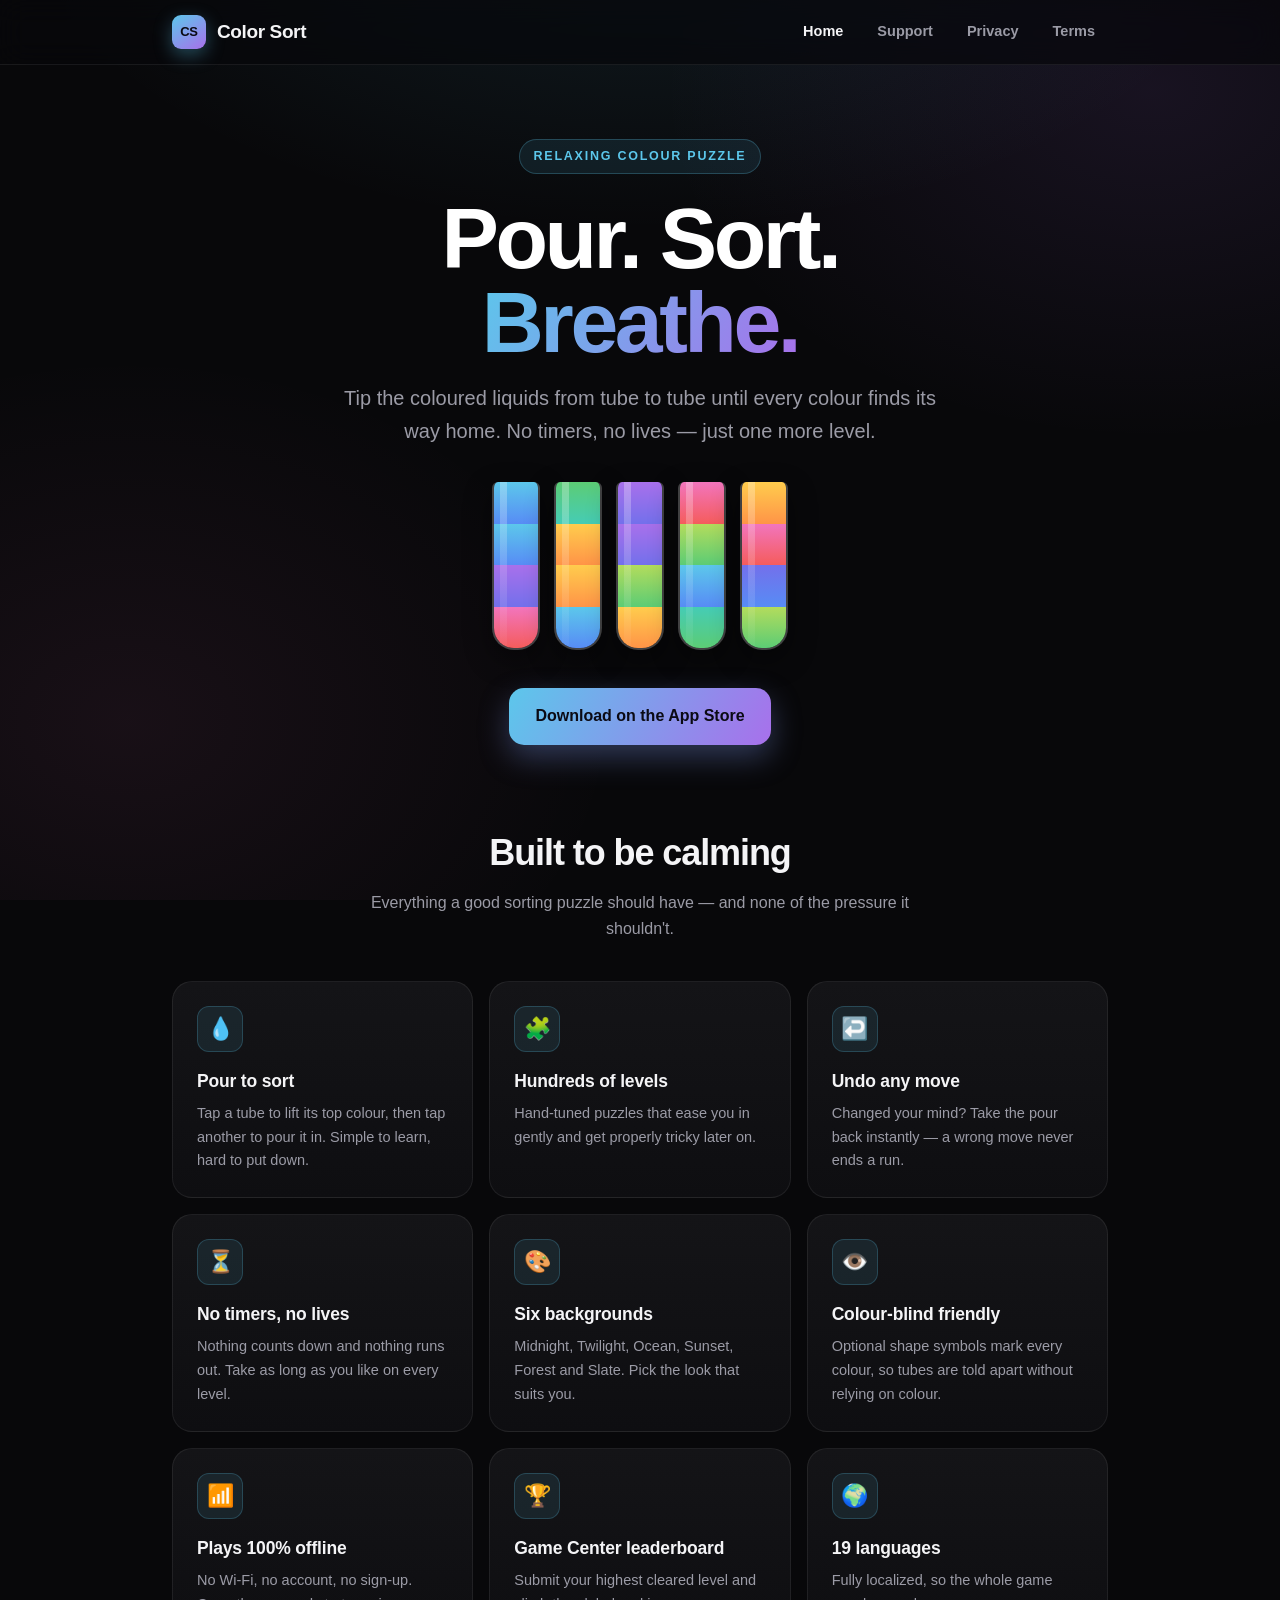
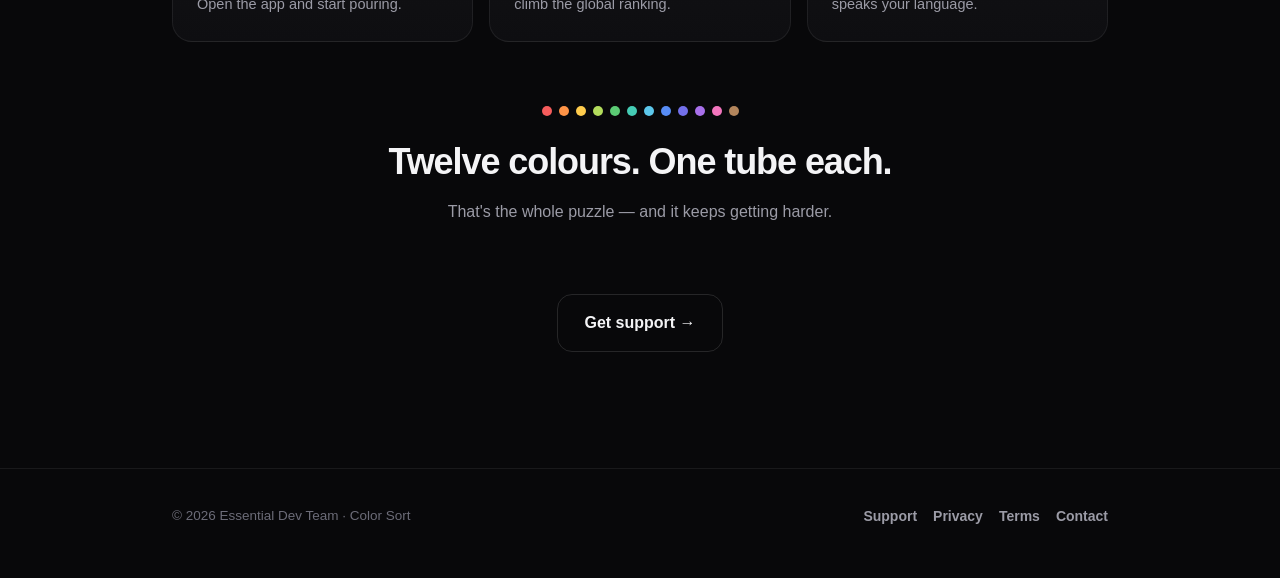
<file: index.html>
<!DOCTYPE html>
<html lang="en">
<head>
<meta charset="UTF-8">
<meta name="viewport" content="width=device-width, initial-scale=1.0">
<title>Color Sort — a relaxing colour pouring puzzle</title>
<meta name="description" content="Pour the coloured liquids from tube to tube until every colour finds its way home. Hundreds of levels, no timers, colour-blind friendly, 19 languages, plays offline.">
<meta name="theme-color" content="#08080a">
<meta property="og:title" content="Color Sort — a relaxing colour pouring puzzle">
<meta property="og:description" content="Pour the coloured liquids from tube to tube until every colour finds its way home. Hundreds of levels, no timers, colour-blind friendly, 19 languages, plays offline.">
<meta property="og:type" content="website">
<link rel="stylesheet" href="style.css">
</head>
<body>
<nav class="nav"><div class="wrap">
  <a class="brand" href="index.html"><span class="glyph">CS</span> Color Sort</a>
  <div class="nav-links"><a href="index.html" class="active">Home</a><a href="support.html">Support</a><a href="privacy.html">Privacy</a><a href="terms.html">Terms</a></div>
</div></nav>
<header class="hero"><div class="wrap">
  <span class="eyebrow">Relaxing Colour Puzzle</span>
  <h1>Pour. Sort.<br><span class="num">Breathe.</span></h1>
  <p class="tag">Tip the coloured liquids from tube to tube until every colour finds its way home. No timers, no lives — just one more level.</p>
  <div class="tubes" aria-hidden="true">
    <div class="tube"><i style="background:linear-gradient(var(--cyan),var(--blue))"></i><i style="background:linear-gradient(var(--cyan),var(--blue))"></i><i style="background:linear-gradient(var(--purple),var(--indigo))"></i><i style="background:linear-gradient(var(--pink),var(--red))"></i></div>
    <div class="tube"><i style="background:linear-gradient(var(--green2),var(--teal))"></i><i style="background:linear-gradient(var(--amber),var(--orange2))"></i><i style="background:linear-gradient(var(--amber),var(--orange2))"></i><i style="background:linear-gradient(var(--cyan),var(--blue))"></i></div>
    <div class="tube"><i style="background:linear-gradient(var(--purple),var(--indigo))"></i><i style="background:linear-gradient(var(--purple),var(--indigo))"></i><i style="background:linear-gradient(var(--lime),var(--green2))"></i><i style="background:linear-gradient(var(--amber),var(--orange2))"></i></div>
    <div class="tube"><i style="background:linear-gradient(var(--pink),var(--red))"></i><i style="background:linear-gradient(var(--lime),var(--green2))"></i><i style="background:linear-gradient(var(--cyan),var(--blue))"></i><i style="background:linear-gradient(var(--teal),var(--green2))"></i></div>
    <div class="tube"><i style="background:linear-gradient(var(--amber),var(--orange2))"></i><i style="background:linear-gradient(var(--pink),var(--red))"></i><i style="background:linear-gradient(var(--indigo),var(--blue))"></i><i style="background:linear-gradient(var(--lime),var(--green2))"></i></div>
  </div>

  <div><a class="cta" href="https://apps.apple.com/app/id6782551222">Download on the App Store</a></div>
</div></header>

<main>
<section class="section"><div class="wrap">
  <h2>Built to be calming</h2>
  <p class="sub">Everything a good sorting puzzle should have — and none of the pressure it shouldn't.</p>
  <div class="grid"><div class="feat"><div class="ic">💧</div><h3>Pour to sort</h3><p>Tap a tube to lift its top colour, then tap another to pour it in. Simple to learn, hard to put down.</p></div><div class="feat"><div class="ic">🧩</div><h3>Hundreds of levels</h3><p>Hand-tuned puzzles that ease you in gently and get properly tricky later on.</p></div><div class="feat"><div class="ic">↩️</div><h3>Undo any move</h3><p>Changed your mind? Take the pour back instantly — a wrong move never ends a run.</p></div><div class="feat"><div class="ic">⏳</div><h3>No timers, no lives</h3><p>Nothing counts down and nothing runs out. Take as long as you like on every level.</p></div><div class="feat"><div class="ic">🎨</div><h3>Six backgrounds</h3><p>Midnight, Twilight, Ocean, Sunset, Forest and Slate. Pick the look that suits you.</p></div><div class="feat"><div class="ic">👁️</div><h3>Colour-blind friendly</h3><p>Optional shape symbols mark every colour, so tubes are told apart without relying on colour.</p></div><div class="feat"><div class="ic">📶</div><h3>Plays 100% offline</h3><p>No Wi-Fi, no account, no sign-up. Open the app and start pouring.</p></div><div class="feat"><div class="ic">🏆</div><h3>Game Center leaderboard</h3><p>Submit your highest cleared level and climb the global ranking.</p></div><div class="feat"><div class="ic">🌍</div><h3>19 languages</h3><p>Fully localized, so the whole game speaks your language.</p></div></div>
</div></section>

<section class="section" style="padding-top:8px"><div class="wrap" style="text-align:center">
  <div class="swatches"><span style="background:var(--red)"></span><span style="background:var(--orange2)"></span><span style="background:var(--amber)"></span><span style="background:var(--lime)"></span><span style="background:var(--green2)"></span><span style="background:var(--teal)"></span><span style="background:var(--cyan)"></span><span style="background:var(--blue)"></span><span style="background:var(--indigo)"></span><span style="background:var(--purple)"></span><span style="background:var(--pink)"></span><span style="background:var(--brown)"></span></div>
  <h2>Twelve colours. One tube each.</h2>
  <p class="sub">That's the whole puzzle — and it keeps getting harder.</p>
  <a class="cta ghost" href="support.html">Get support →</a>
</div></section>
</main>

<footer class="footer"><div class="wrap">
  <div class="copy">&copy; 2026 Essential Dev Team &middot; Color Sort</div>
  <div class="fl">
    <a href="support.html">Support</a>
    <a href="privacy.html">Privacy</a>
    <a href="terms.html">Terms</a>
    <a href="mailto:essentialdevteam@gmail.com">Contact</a>
  </div>
</div></footer>
</body>
</html>
</file>
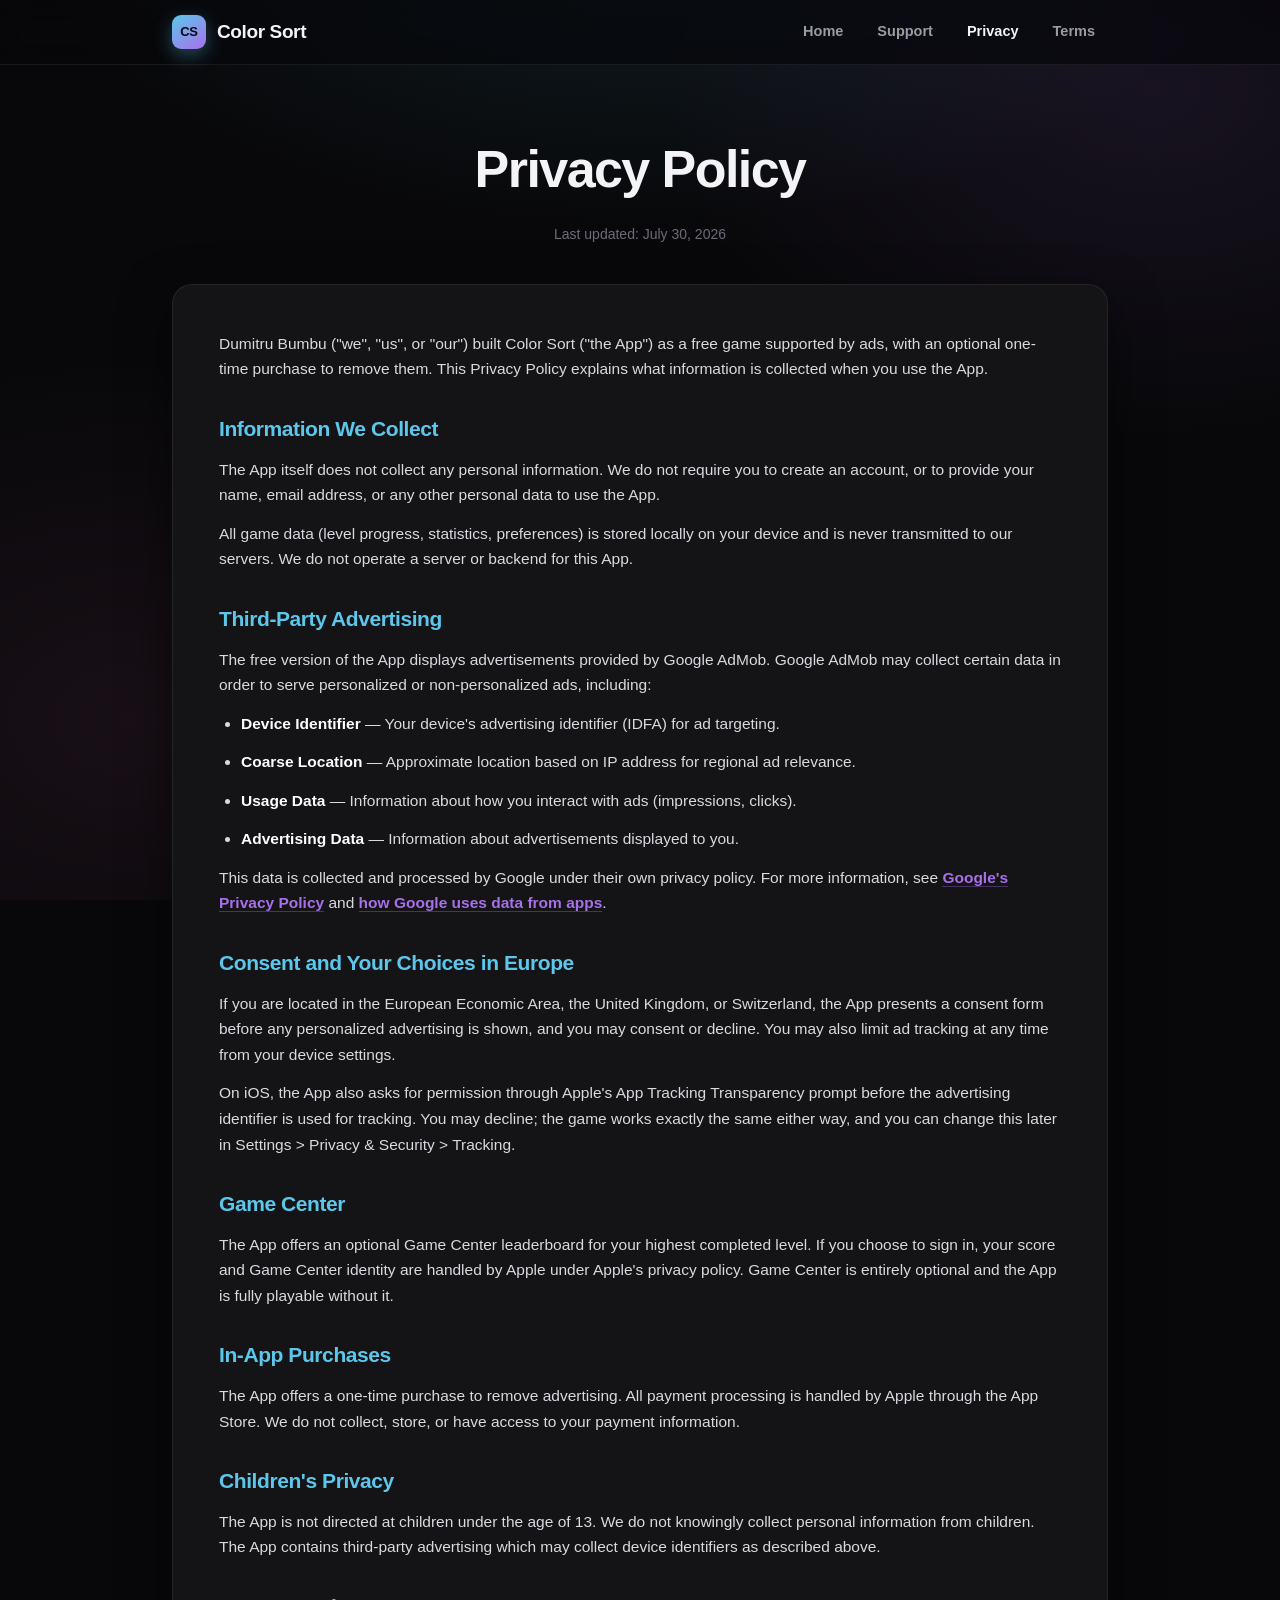
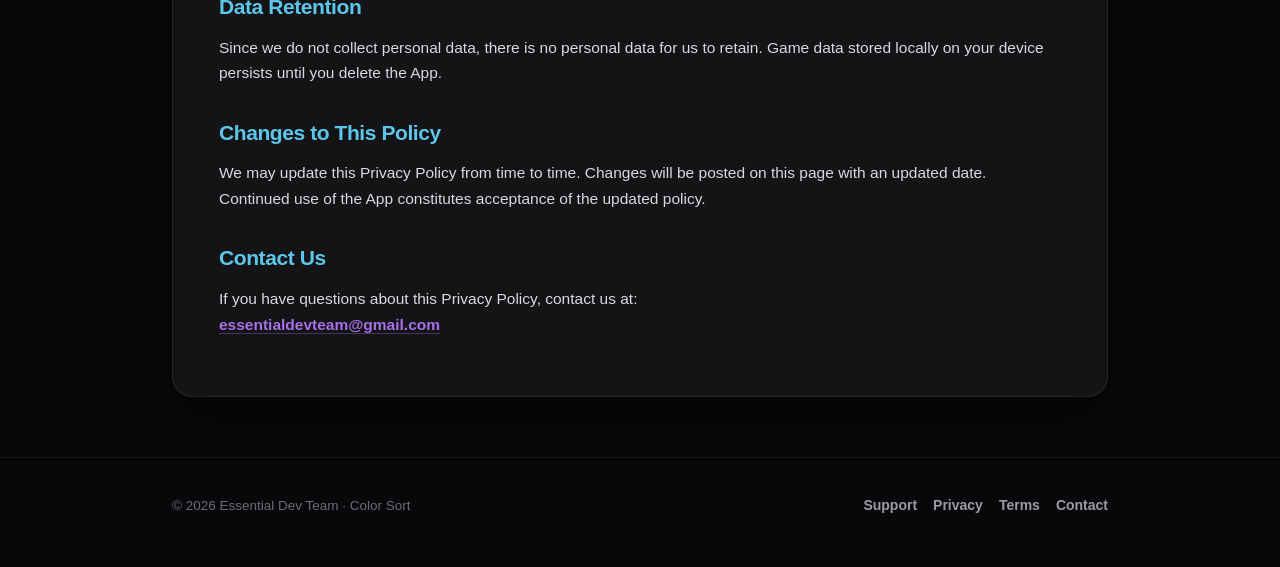
<file: privacy.html>
<!DOCTYPE html>
<html lang="en">
<head>
<meta charset="UTF-8">
<meta name="viewport" content="width=device-width, initial-scale=1.0">
<title>Privacy Policy — Color Sort</title>
<meta name="description" content="How Color Sort handles your data.">
<meta name="theme-color" content="#08080a">
<meta property="og:title" content="Privacy Policy — Color Sort">
<meta property="og:description" content="How Color Sort handles your data.">
<meta property="og:type" content="website">
<link rel="stylesheet" href="style.css">
</head>
<body>
<nav class="nav"><div class="wrap">
  <a class="brand" href="index.html"><span class="glyph">CS</span> Color Sort</a>
  <div class="nav-links"><a href="index.html">Home</a><a href="support.html">Support</a><a href="privacy.html" class="active">Privacy</a><a href="terms.html">Terms</a></div>
</div></nav>
<header class="page-head"><div class="wrap">
  <h1>Privacy Policy</h1>
  <div class="meta">Last updated: July 30, 2026</div>
</div></header>
<main><div class="wrap"><div class="article">
<p>Dumitru Bumbu ("we", "us", or "our") built Color Sort ("the App") as a free game supported by ads, with an optional one-time purchase to remove them. This Privacy Policy explains what information is collected when you use the App.</p>

        <h2>Information We Collect</h2>
        <p>The App itself does not collect any personal information. We do not require you to create an account, or to provide your name, email address, or any other personal data to use the App.</p>
        <p>All game data (level progress, statistics, preferences) is stored locally on your device and is never transmitted to our servers. We do not operate a server or backend for this App.</p>

        <h2>Third-Party Advertising</h2>
        <p>The free version of the App displays advertisements provided by Google AdMob. Google AdMob may collect certain data in order to serve personalized or non-personalized ads, including:</p>
        <ul>
            <li><strong>Device Identifier</strong> — Your device's advertising identifier (IDFA) for ad targeting.</li>
            <li><strong>Coarse Location</strong> — Approximate location based on IP address for regional ad relevance.</li>
            <li><strong>Usage Data</strong> — Information about how you interact with ads (impressions, clicks).</li>
            <li><strong>Advertising Data</strong> — Information about advertisements displayed to you.</li>
        </ul>
        <p>This data is collected and processed by Google under their own privacy policy. For more information, see <a href="https://policies.google.com/privacy" target="_blank" rel="noopener">Google's Privacy Policy</a> and <a href="https://support.google.com/admob/answer/6128543" target="_blank" rel="noopener">how Google uses data from apps</a>.</p>

        <h2>Consent and Your Choices in Europe</h2>
        <p>If you are located in the European Economic Area, the United Kingdom, or Switzerland, the App presents a consent form before any personalized advertising is shown, and you may consent or decline. You may also limit ad tracking at any time from your device settings.</p>
        <p>On iOS, the App also asks for permission through Apple's App Tracking Transparency prompt before the advertising identifier is used for tracking. You may decline; the game works exactly the same either way, and you can change this later in Settings &gt; Privacy &amp; Security &gt; Tracking.</p>

        <h2>Game Center</h2>
        <p>The App offers an optional Game Center leaderboard for your highest completed level. If you choose to sign in, your score and Game Center identity are handled by Apple under Apple's privacy policy. Game Center is entirely optional and the App is fully playable without it.</p>

        <h2>In-App Purchases</h2>
        <p>The App offers a one-time purchase to remove advertising. All payment processing is handled by Apple through the App Store. We do not collect, store, or have access to your payment information.</p>

        <h2>Children's Privacy</h2>
        <p>The App is not directed at children under the age of 13. We do not knowingly collect personal information from children. The App contains third-party advertising which may collect device identifiers as described above.</p>

        <h2>Data Retention</h2>
        <p>Since we do not collect personal data, there is no personal data for us to retain. Game data stored locally on your device persists until you delete the App.</p>

        <h2>Changes to This Policy</h2>
        <p>We may update this Privacy Policy from time to time. Changes will be posted on this page with an updated date. Continued use of the App constitutes acceptance of the updated policy.</p>

        <h2>Contact Us</h2>
        <p>If you have questions about this Privacy Policy, contact us at:<br>
        <a href="mailto:essentialdevteam@gmail.com">essentialdevteam@gmail.com</a></p>
</div></div></main>

<footer class="footer"><div class="wrap">
  <div class="copy">&copy; 2026 Essential Dev Team &middot; Color Sort</div>
  <div class="fl">
    <a href="support.html">Support</a>
    <a href="privacy.html">Privacy</a>
    <a href="terms.html">Terms</a>
    <a href="mailto:essentialdevteam@gmail.com">Contact</a>
  </div>
</div></footer>
</body>
</html>
</file>
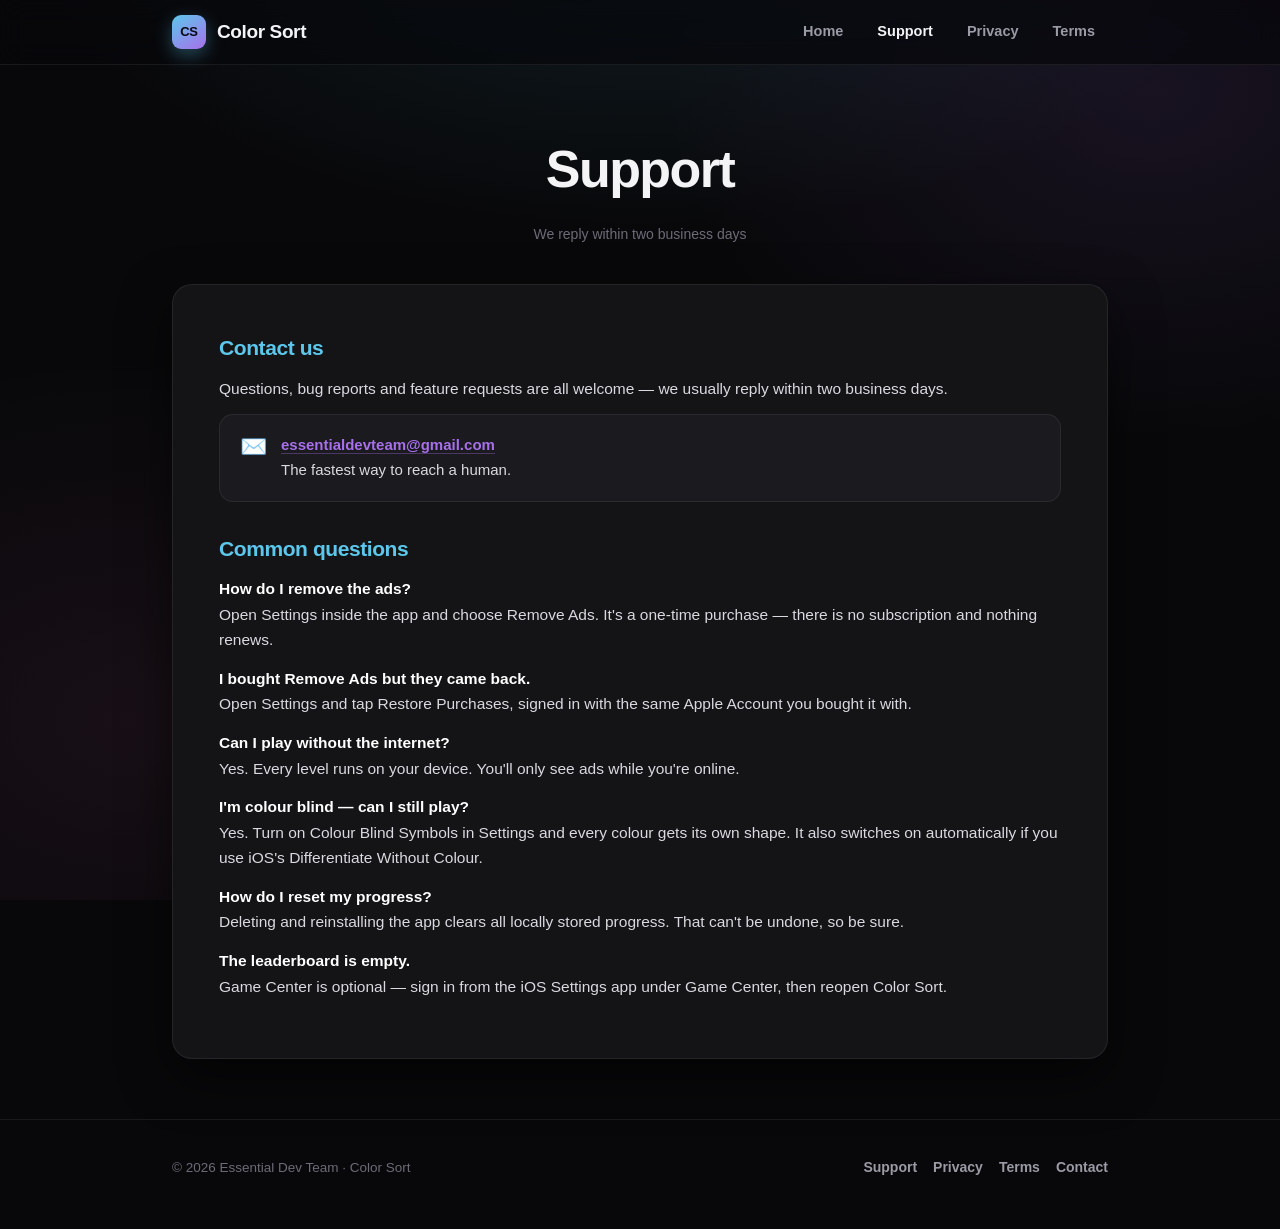
<file: support.html>
<!DOCTYPE html>
<html lang="en">
<head>
<meta charset="UTF-8">
<meta name="viewport" content="width=device-width, initial-scale=1.0">
<title>Support — Color Sort</title>
<meta name="description" content="Help and contact for Color Sort.">
<meta name="theme-color" content="#08080a">
<meta property="og:title" content="Support — Color Sort">
<meta property="og:description" content="Help and contact for Color Sort.">
<meta property="og:type" content="website">
<link rel="stylesheet" href="style.css">
</head>
<body>
<nav class="nav"><div class="wrap">
  <a class="brand" href="index.html"><span class="glyph">CS</span> Color Sort</a>
  <div class="nav-links"><a href="index.html">Home</a><a href="support.html" class="active">Support</a><a href="privacy.html">Privacy</a><a href="terms.html">Terms</a></div>
</div></nav>
<header class="page-head"><div class="wrap">
  <h1>Support</h1>
  <div class="meta">We reply within two business days</div>
</div></header>
<main><div class="wrap"><div class="article">
  <h2>Contact us</h2>
  <p>Questions, bug reports and feature requests are all welcome — we usually reply within two business days.</p>
  <div class="callout"><div class="ic">✉️</div><p><strong><a href="mailto:essentialdevteam@gmail.com">essentialdevteam@gmail.com</a></strong><br>The fastest way to reach a human.</p></div>

  <h2>Common questions</h2>
  <p><strong>How do I remove the ads?</strong><br>Open Settings inside the app and choose Remove Ads. It's a one-time purchase — there is no subscription and nothing renews.</p>
  <p><strong>I bought Remove Ads but they came back.</strong><br>Open Settings and tap Restore Purchases, signed in with the same Apple Account you bought it with.</p>
  <p><strong>Can I play without the internet?</strong><br>Yes. Every level runs on your device. You'll only see ads while you're online.</p>
  <p><strong>I'm colour blind — can I still play?</strong><br>Yes. Turn on Colour Blind Symbols in Settings and every colour gets its own shape. It also switches on automatically if you use iOS's Differentiate Without Colour.</p>
  <p><strong>How do I reset my progress?</strong><br>Deleting and reinstalling the app clears all locally stored progress. That can't be undone, so be sure.</p>
  <p><strong>The leaderboard is empty.</strong><br>Game Center is optional — sign in from the iOS Settings app under Game Center, then reopen Color Sort.</p>

</div></div></main>

<footer class="footer"><div class="wrap">
  <div class="copy">&copy; 2026 Essential Dev Team &middot; Color Sort</div>
  <div class="fl">
    <a href="support.html">Support</a>
    <a href="privacy.html">Privacy</a>
    <a href="terms.html">Terms</a>
    <a href="mailto:essentialdevteam@gmail.com">Contact</a>
  </div>
</div></footer>
</body>
</html>
</file>
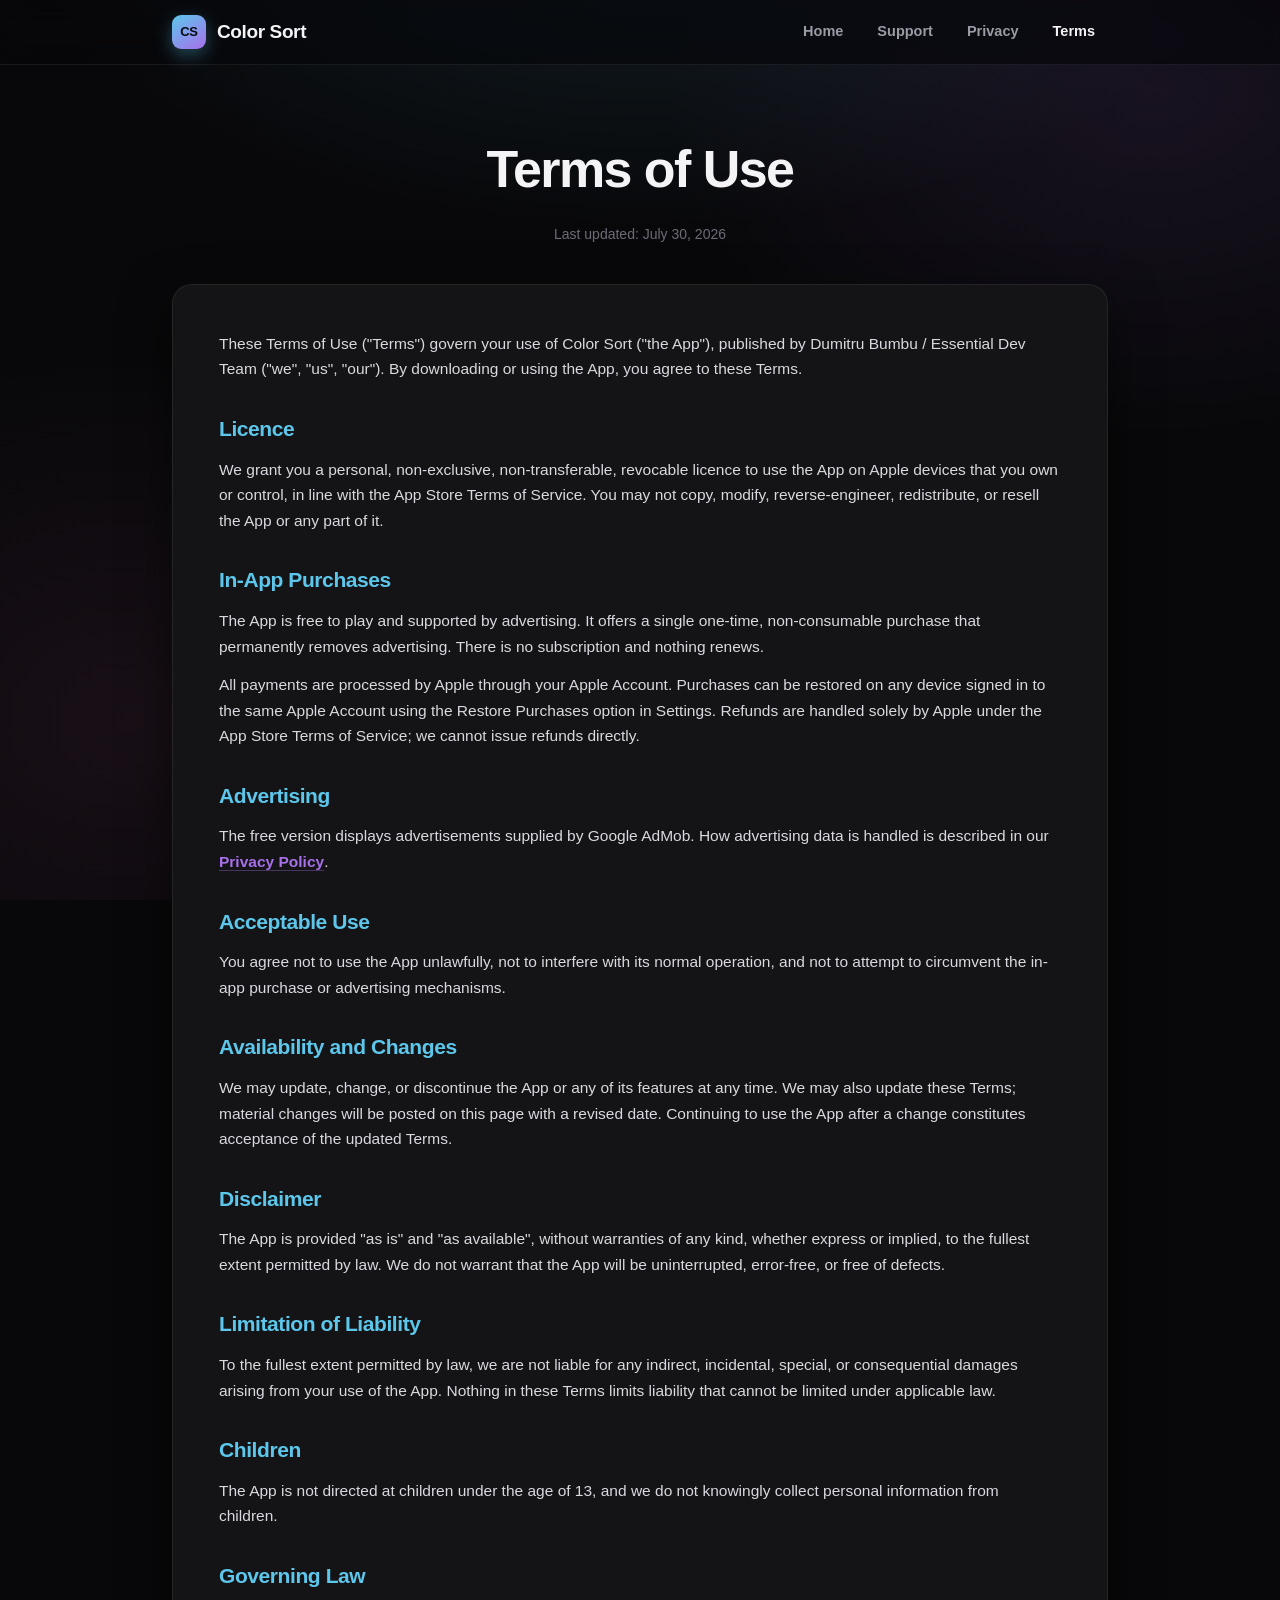
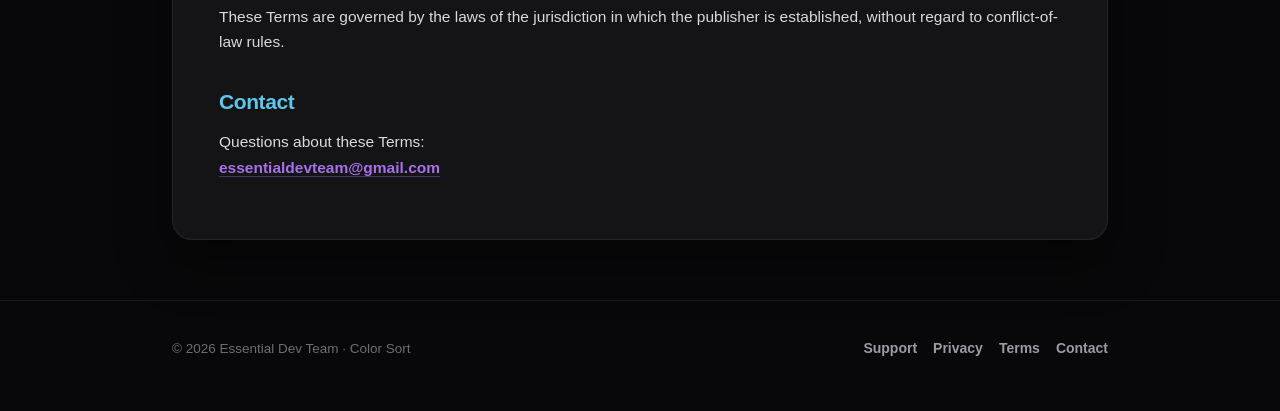
<file: terms.html>
<!DOCTYPE html>
<html lang="en">
<head>
<meta charset="UTF-8">
<meta name="viewport" content="width=device-width, initial-scale=1.0">
<title>Terms of Use — Color Sort</title>
<meta name="description" content="The terms that apply when you use Color Sort.">
<meta name="theme-color" content="#08080a">
<meta property="og:title" content="Terms of Use — Color Sort">
<meta property="og:description" content="The terms that apply when you use Color Sort.">
<meta property="og:type" content="website">
<link rel="stylesheet" href="style.css">
</head>
<body>
<nav class="nav"><div class="wrap">
  <a class="brand" href="index.html"><span class="glyph">CS</span> Color Sort</a>
  <div class="nav-links"><a href="index.html">Home</a><a href="support.html">Support</a><a href="privacy.html">Privacy</a><a href="terms.html" class="active">Terms</a></div>
</div></nav>
<header class="page-head"><div class="wrap">
  <h1>Terms of Use</h1>
  <div class="meta">Last updated: July 30, 2026</div>
</div></header>
<main><div class="wrap"><div class="article">
<p>These Terms of Use ("Terms") govern your use of Color Sort ("the App"), published by Dumitru Bumbu / Essential Dev Team ("we", "us", "our"). By downloading or using the App, you agree to these Terms.</p>

        <h2>Licence</h2>
        <p>We grant you a personal, non-exclusive, non-transferable, revocable licence to use the App on Apple devices that you own or control, in line with the App Store Terms of Service. You may not copy, modify, reverse-engineer, redistribute, or resell the App or any part of it.</p>

        <h2>In-App Purchases</h2>
        <p>The App is free to play and supported by advertising. It offers a single one-time, non-consumable purchase that permanently removes advertising. There is no subscription and nothing renews.</p>
        <p>All payments are processed by Apple through your Apple Account. Purchases can be restored on any device signed in to the same Apple Account using the Restore Purchases option in Settings. Refunds are handled solely by Apple under the App Store Terms of Service; we cannot issue refunds directly.</p>

        <h2>Advertising</h2>
        <p>The free version displays advertisements supplied by Google AdMob. How advertising data is handled is described in our <a href="privacy.html">Privacy Policy</a>.</p>

        <h2>Acceptable Use</h2>
        <p>You agree not to use the App unlawfully, not to interfere with its normal operation, and not to attempt to circumvent the in-app purchase or advertising mechanisms.</p>

        <h2>Availability and Changes</h2>
        <p>We may update, change, or discontinue the App or any of its features at any time. We may also update these Terms; material changes will be posted on this page with a revised date. Continuing to use the App after a change constitutes acceptance of the updated Terms.</p>

        <h2>Disclaimer</h2>
        <p>The App is provided "as is" and "as available", without warranties of any kind, whether express or implied, to the fullest extent permitted by law. We do not warrant that the App will be uninterrupted, error-free, or free of defects.</p>

        <h2>Limitation of Liability</h2>
        <p>To the fullest extent permitted by law, we are not liable for any indirect, incidental, special, or consequential damages arising from your use of the App. Nothing in these Terms limits liability that cannot be limited under applicable law.</p>

        <h2>Children</h2>
        <p>The App is not directed at children under the age of 13, and we do not knowingly collect personal information from children.</p>

        <h2>Governing Law</h2>
        <p>These Terms are governed by the laws of the jurisdiction in which the publisher is established, without regard to conflict-of-law rules.</p>

        <h2>Contact</h2>
        <p>Questions about these Terms:<br>
        <a href="mailto:essentialdevteam@gmail.com">essentialdevteam@gmail.com</a></p>
</div></div></main>

<footer class="footer"><div class="wrap">
  <div class="copy">&copy; 2026 Essential Dev Team &middot; Color Sort</div>
  <div class="fl">
    <a href="support.html">Support</a>
    <a href="privacy.html">Privacy</a>
    <a href="terms.html">Terms</a>
    <a href="mailto:essentialdevteam@gmail.com">Contact</a>
  </div>
</div></footer>
</body>
</html>
</file>
<file: style.css>
/* ===== Color Sort · site styles =====
   Same structure as the 2048 site; palette lifted from LiquidColor.swift. */
:root{
  --bg:#08080a; --bg2:#0e0e11; --card:#141417; --card2:#1a1a1f;
  --border:rgba(255,255,255,.07); --border2:rgba(255,255,255,.12);
  --text:#f4f4f6; --muted:#9b9ba6; --faint:#6c6c78;
  --gold:#5cc7eb; --orange:#a870eb; --green:#5ccc75;   /* accent pair: cyan -> purple */
  --radius:20px; --radius-sm:14px; --max:980px;
  --shadow:0 18px 50px rgba(0,0,0,.55);
  --red:#f55c5c; --orange2:#ff9447; --amber:#ffcc4d; --lime:#b3dc5c;
  --green2:#5ccc75; --teal:#45ccb5; --cyan:#5cc7eb; --blue:#578cf5;
  --indigo:#7370eb; --purple:#a870eb; --pink:#f275bd; --brown:#b3855c;
}
*{margin:0;padding:0;box-sizing:border-box}
html{scroll-behavior:smooth}
body{
  font-family:-apple-system,BlinkMacSystemFont,"SF Pro Display","Segoe UI",Roboto,Helvetica,Arial,sans-serif;
  background:var(--bg); color:var(--text); line-height:1.65; -webkit-font-smoothing:antialiased;
  background-image:
    radial-gradient(900px 500px at 50% -120px, rgba(92,199,235,.12), transparent 70%),
    radial-gradient(700px 500px at 90% 10%, rgba(168,112,235,.10), transparent 70%),
    radial-gradient(700px 520px at 10% 80%, rgba(242,117,189,.07), transparent 70%);
  background-attachment:fixed;
}
a{color:inherit;text-decoration:none}
.wrap{max-width:var(--max);margin:0 auto;padding:0 22px}

/* nav */
.nav{position:sticky;top:0;z-index:50;backdrop-filter:saturate(160%) blur(14px);
  background:rgba(8,8,10,.72);border-bottom:1px solid var(--border)}
.nav .wrap{display:flex;align-items:center;justify-content:space-between;height:64px}
.brand{display:flex;align-items:center;gap:11px;font-weight:800;letter-spacing:-.02em;font-size:19px}
.brand .glyph{width:34px;height:34px;border-radius:9px;display:grid;place-items:center;
  background:linear-gradient(145deg,var(--cyan),var(--purple));color:#0b0a14;font-weight:900;font-size:13px;
  box-shadow:0 6px 18px rgba(92,199,235,.35)}
.nav-links{display:flex;gap:8px;align-items:center}
.nav-links a{padding:8px 13px;border-radius:10px;color:var(--muted);font-size:14.5px;font-weight:600;transition:.2s}
.nav-links a:hover{color:var(--text);background:rgba(255,255,255,.05)}
.nav-links a.active{color:var(--text)}

/* hero */
.hero{text-align:center;padding:74px 0 22px}
.eyebrow{display:inline-block;font-size:12.5px;font-weight:700;letter-spacing:.14em;text-transform:uppercase;
  color:var(--cyan);background:rgba(92,199,235,.10);border:1px solid rgba(92,199,235,.25);
  padding:6px 14px;border-radius:999px;margin-bottom:22px}
.hero h1{font-size:clamp(44px,9vw,86px);font-weight:900;letter-spacing:-.04em;line-height:.98;color:#fff}
.hero h1 .num{background:linear-gradient(120deg,var(--cyan),var(--purple));-webkit-background-clip:text;background-clip:text;-webkit-text-fill-color:transparent}
.hero p.tag{font-size:clamp(16px,2.4vw,20px);color:var(--muted);margin:18px auto 0;max-width:620px}

/* tube strip — the Color Sort equivalent of 2048's tile ramp */
.tubes{display:flex;gap:clamp(8px,2vw,14px);justify-content:center;align-items:flex-end;margin:34px 0 8px;height:168px}
.tube{position:relative;width:clamp(34px,7.4vw,48px);height:100%;overflow:hidden;
  border:2px solid rgba(255,255,255,.20);border-top:none;border-radius:6px 6px 22px 22px;
  background:rgba(255,255,255,.045);
  box-shadow:inset 0 -12px 22px rgba(0,0,0,.30), 0 10px 28px rgba(0,0,0,.45);
  animation:bob 4.6s ease-in-out infinite}
.tube::after{content:'';position:absolute;top:0;left:14%;width:16%;height:100%;
  background:linear-gradient(rgba(255,255,255,.28),rgba(255,255,255,.04))}
.tube i{display:block;width:100%;height:25%;animation:fill 3.2s cubic-bezier(.5,0,.2,1) backwards}
.tube:nth-child(2){animation-delay:.35s}.tube:nth-child(3){animation-delay:.7s}
.tube:nth-child(4){animation-delay:1.05s}.tube:nth-child(5){animation-delay:1.4s}
@keyframes bob{0%,100%{transform:translateY(0)}50%{transform:translateY(-8px)}}
@keyframes fill{from{height:0}to{height:25%}}
.swatches{display:flex;justify-content:center;gap:7px;margin-bottom:16px}
.swatches span{width:10px;height:10px;border-radius:50%}

/* buttons */
.cta{display:inline-flex;align-items:center;gap:9px;margin-top:30px;font-weight:800;font-size:16px;
  padding:15px 26px;border-radius:15px;background:linear-gradient(120deg,var(--cyan),var(--purple));color:#0b0a14;
  box-shadow:0 12px 30px rgba(122,150,235,.34);transition:.2s}
.cta:hover{transform:translateY(-2px);box-shadow:0 16px 38px rgba(122,150,235,.46)}
.cta.ghost{background:transparent;color:var(--text);border:1px solid var(--border2);box-shadow:none}
.cta.ghost:hover{background:rgba(255,255,255,.05)}
.soon{display:inline-block;margin-top:14px;font-size:13px;color:var(--faint)}

/* feature grid */
.section{padding:56px 0}
.section h2{font-size:clamp(26px,4vw,36px);font-weight:850;letter-spacing:-.03em;text-align:center;margin-bottom:8px}
.section .sub{text-align:center;color:var(--muted);max-width:560px;margin:0 auto 38px}
.grid{display:grid;grid-template-columns:repeat(auto-fit,minmax(240px,1fr));gap:16px}
.feat{background:linear-gradient(180deg,var(--card),var(--bg2));border:1px solid var(--border);
  border-radius:var(--radius);padding:24px;transition:.25s}
.feat:hover{transform:translateY(-3px);border-color:var(--border2)}
.feat .ic{width:46px;height:46px;border-radius:12px;display:grid;place-items:center;font-size:22px;margin-bottom:15px;
  background:rgba(92,199,235,.10);border:1px solid rgba(92,199,235,.22)}
.feat h3{font-size:17.5px;font-weight:750;letter-spacing:-.01em;margin-bottom:6px}
.feat p{color:var(--muted);font-size:14.5px}

/* article (legal/support pages) */
.page-head{padding:62px 0 8px;text-align:center}
.page-head h1{font-size:clamp(32px,6vw,52px);font-weight:900;letter-spacing:-.03em}
.page-head .meta{color:var(--faint);margin-top:10px;font-size:14px}
.article{background:var(--card);border:1px solid var(--border);border-radius:var(--radius);
  padding:clamp(24px,5vw,46px);margin:30px auto 0;box-shadow:var(--shadow)}
.article h2{font-size:21px;font-weight:780;letter-spacing:-.02em;color:var(--cyan);margin:30px 0 10px}
.article h2:first-child{margin-top:0}
.article p,.article li{color:#d9d9df;margin-bottom:13px;font-size:15.5px}
.article ul{padding-left:22px;margin-bottom:13px}
.article a{color:var(--purple);font-weight:600;border-bottom:1px solid rgba(168,112,235,.35)}
.article a:hover{border-color:var(--purple)}
.article strong{color:#fff}
.callout{display:flex;gap:14px;align-items:flex-start;background:var(--card2);border:1px solid var(--border);
  border-radius:var(--radius-sm);padding:18px 20px;margin:8px 0 4px}
.callout .ic{font-size:22px;line-height:1.3}
.callout p{margin:0;font-size:15px}

/* support contact card */
.contact{display:grid;grid-template-columns:repeat(auto-fit,minmax(220px,1fr));gap:14px;margin-top:8px}
.contact .feat{display:flex;align-items:center;gap:14px;padding:20px}
.contact .feat .ic{margin:0}
.contact .feat .t{font-size:13px;color:var(--muted)} .contact .feat .v{font-weight:700}

/* footer */
.footer{border-top:1px solid var(--border);margin-top:60px;padding:36px 0 50px;color:var(--faint)}
.footer .wrap{display:flex;flex-wrap:wrap;gap:18px;align-items:center;justify-content:space-between}
.footer .fl{display:flex;gap:16px;flex-wrap:wrap}
.footer a{color:var(--muted);font-size:14px;font-weight:600}
.footer a:hover{color:var(--text)}
.footer .copy{font-size:13.5px}
@media(max-width:560px){.nav-links a{padding:8px 9px;font-size:13.5px}.tubes{height:140px}}
@media (prefers-reduced-motion:reduce){*,*::before,*::after{animation:none!important;transition:none!important}html{scroll-behavior:auto}}
</file>
